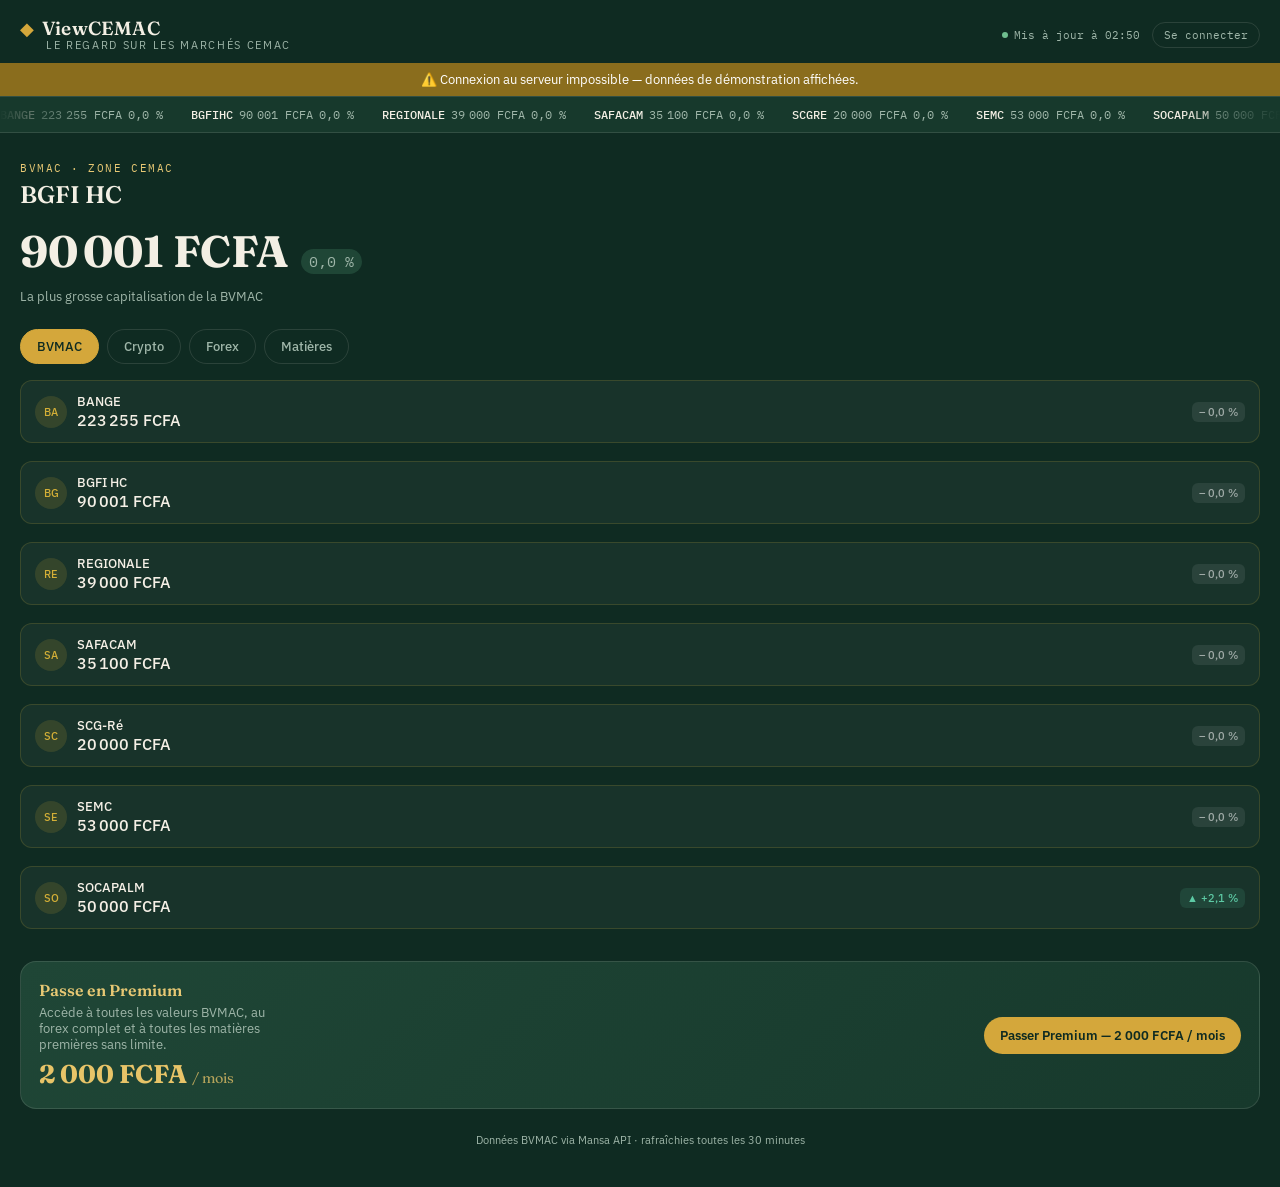
<file: index.html>
<!DOCTYPE html>
<html lang="fr">
<head>
  <meta charset="UTF-8" />
  <meta name="viewport" content="width=device-width, initial-scale=1, viewport-fit=cover" />
  <meta name="theme-color" content="#0F2B22" />
  <meta name="description" content="ViewCEMAC — Le regard sur les marchés CEMAC. Suivi des marchés BVMAC, crypto, forex et matières premières pour la zone CEMAC." />

  <title>ViewCEMAC — Le regard sur les marchés CEMAC</title>

  <link rel="manifest" href="manifest.json" />
  <!-- ✅ CORRECTION : les fichiers réels s'appellent viewcemac-icon-*.png -->
  <link rel="apple-touch-icon" href="icons/viewcemac-icon-192.png" />
  <link rel="icon" href="icons/viewcemac-icon-192.png" />

  <link rel="preconnect" href="https://fonts.googleapis.com" />
  <link rel="preconnect" href="https://fonts.gstatic.com" crossorigin />
  <link href="https://fonts.googleapis.com/css2?family=Fraunces:opsz,wght@9..144,400;9..144,600;9..144,700&family=IBM+Plex+Sans:wght@400;500;600&family=IBM+Plex+Mono:wght@400;500&display=swap" rel="stylesheet" />

  <link rel="stylesheet" href="styles.css" />
</head>
<body>

  <header class="app-header">
    <div class="brand">
      <div class="brand-row">
        <span class="brand-mark" aria-hidden="true">◆</span>
        <span class="brand-name">ViewCEMAC</span>
      </div>
      <span class="brand-slogan">Le regard sur les marchés CEMAC</span>
    </div>
    <div class="header-right">
      <div class="freshness" id="freshness">
        <span class="dot" aria-hidden="true"></span>
        <span id="freshness-text">Mise à jour…</span>
      </div>
      <button class="account-link" id="account-link">Compte</button>
    </div>
  </header>

  <section class="pulse-strip" aria-label="Le pouls CEMAC — défilement des valeurs">
    <div class="pulse-track" id="pulse-track">
      <!-- rempli par app.js -->
    </div>
  </section>

  <main>

    <section class="hero" id="hero">
      <p class="hero-eyebrow">BVMAC · Zone CEMAC</p>
      <h1 class="hero-name" id="hero-name">BGFI Holding Corporation</h1>
      <div class="hero-figures">
        <span class="hero-price" id="hero-price">— FCFA</span>
        <span class="hero-change" id="hero-change">—</span>
      </div>
      <p class="hero-note">La plus grosse capitalisation de la BVMAC</p>
    </section>

    <nav class="tabs" aria-label="Catégories de marchés">
      <button class="tab is-active" data-market="bvmac">BVMAC</button>
      <button class="tab" data-market="crypto">Crypto</button>
      <button class="tab" data-market="forex">Forex</button>
      <button class="tab" data-market="matieres">Matières</button>
    </nav>

    <section class="list" id="list" aria-live="polite">
      <!-- rempli par app.js -->
    </section>

    <section class="premium-card">
      <div>
        <p class="premium-title">Passe en Premium</p>
        <p class="premium-copy">Accède à toutes les valeurs BVMAC, au forex complet et à toutes les matières premières sans limite.</p>
      <p class="premium-price">2 000 FCFA <span>/ mois</span></p>
      </div>
      <button class="premium-cta">Passer Premium</button>
    </section>

  </main>

  <footer class="app-footer">
    <p>Données BVMAC via Mansa API · rafraîchies toutes les 30 minutes</p>
  </footer>

  <script src="app.js"></script>
</body>
</html>
</file>
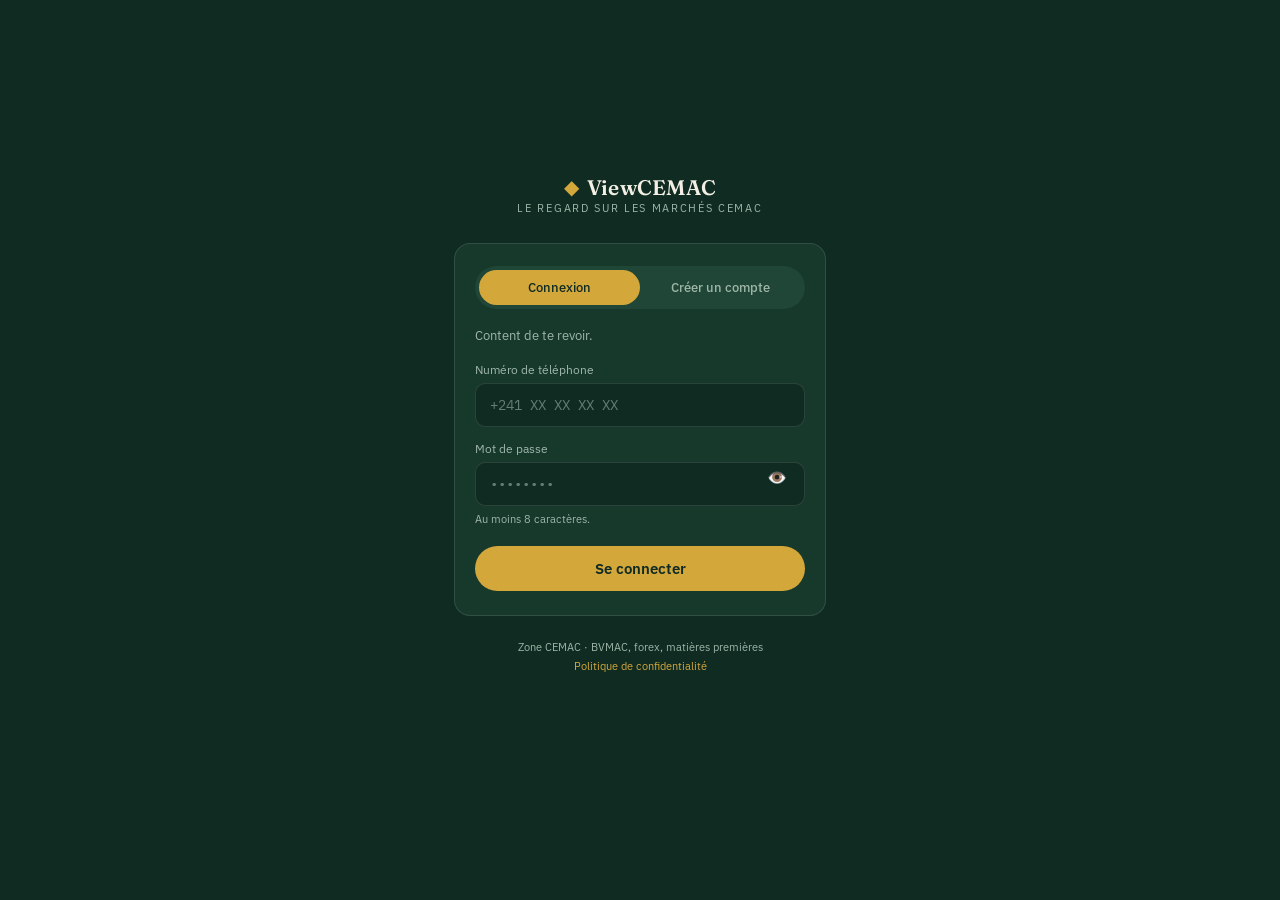
<file: auth.html>
<!DOCTYPE html>
<html lang="fr">
<head>
  <meta charset="UTF-8" />
  <meta name="viewport" content="width=device-width, initial-scale=1, viewport-fit=cover" />
  <meta name="theme-color" content="#0F2B22" />

  <title>ViewCEMAC — Connexion</title>

  <link rel="manifest" href="manifest.json" />
  <!-- ✅ CORRECTION : chemins d'icônes réels -->
  <link rel="apple-touch-icon" href="icons/viewcemac-icon-192.png" />
  <link rel="icon" href="icons/viewcemac-icon-192.png" />

  <link rel="preconnect" href="https://fonts.googleapis.com" />
  <link rel="preconnect" href="https://fonts.gstatic.com" crossorigin />
  <link href="https://fonts.googleapis.com/css2?family=Fraunces:opsz,wght@9..144,400;9..144,600;9..144,700&family=IBM+Plex+Sans:wght@400;500;600&family=IBM+Plex+Mono:wght@400;500&display=swap" rel="stylesheet" />

  <link rel="stylesheet" href="styles.css" />
</head>
<body class="auth-body">

  <main class="auth-main">

    <div class="auth-brand">
      <div class="brand-row">
        <span class="brand-mark" aria-hidden="true">◆</span>
        <!-- ✅ CORRECTION : branding cohérent ViewCEMAC -->
        <span class="brand-name">ViewCEMAC</span>
      </div>
      <span class="brand-slogan">Le regard sur les marchés CEMAC</span>
    </div>

    <div class="auth-card">

      <nav class="auth-tabs" aria-label="Connexion ou inscription">
        <button class="auth-tab is-active" data-mode="connexion">Connexion</button>
        <button class="auth-tab" data-mode="inscription">Créer un compte</button>
      </nav>

      <p class="auth-subtitle" id="auth-subtitle">Content de te revoir.</p>

      <form id="auth-form" class="auth-form">
        <label class="auth-label" for="phone">Numéro de téléphone</label>
        <input
          class="auth-input"
          type="tel"
          id="phone"
          name="phone"
          placeholder="+241 XX XX XX XX"
          autocomplete="tel"
          required
        />

        <label class="auth-label" for="password">Mot de passe</label>
        <input
          class="auth-input"
          type="password"
          id="password"
          name="password"
          placeholder="••••••••"
          autocomplete="current-password"
          minlength="8"
          required
        />

        <!-- ✅ CORRECTION : auth.js exige 8 caractères, le HTML était à 6 -->
        <p class="auth-hint" id="auth-hint">Au moins 8 caractères.</p>

        <div class="auth-error" id="auth-error" role="alert"></div>

        <button type="submit" class="auth-submit" id="auth-submit">Se connecter</button>
      </form>

    </div>

    <p class="auth-footnote">
      Zone CEMAC · BVMAC, forex, matières premières<br />
      <a href="/privacy.html" class="auth-privacy-link" target="_blank" rel="noopener">Politique de confidentialité</a>
    </p>

  </main>

  <script src="auth.js"></script>
</body>
</html>
</file>
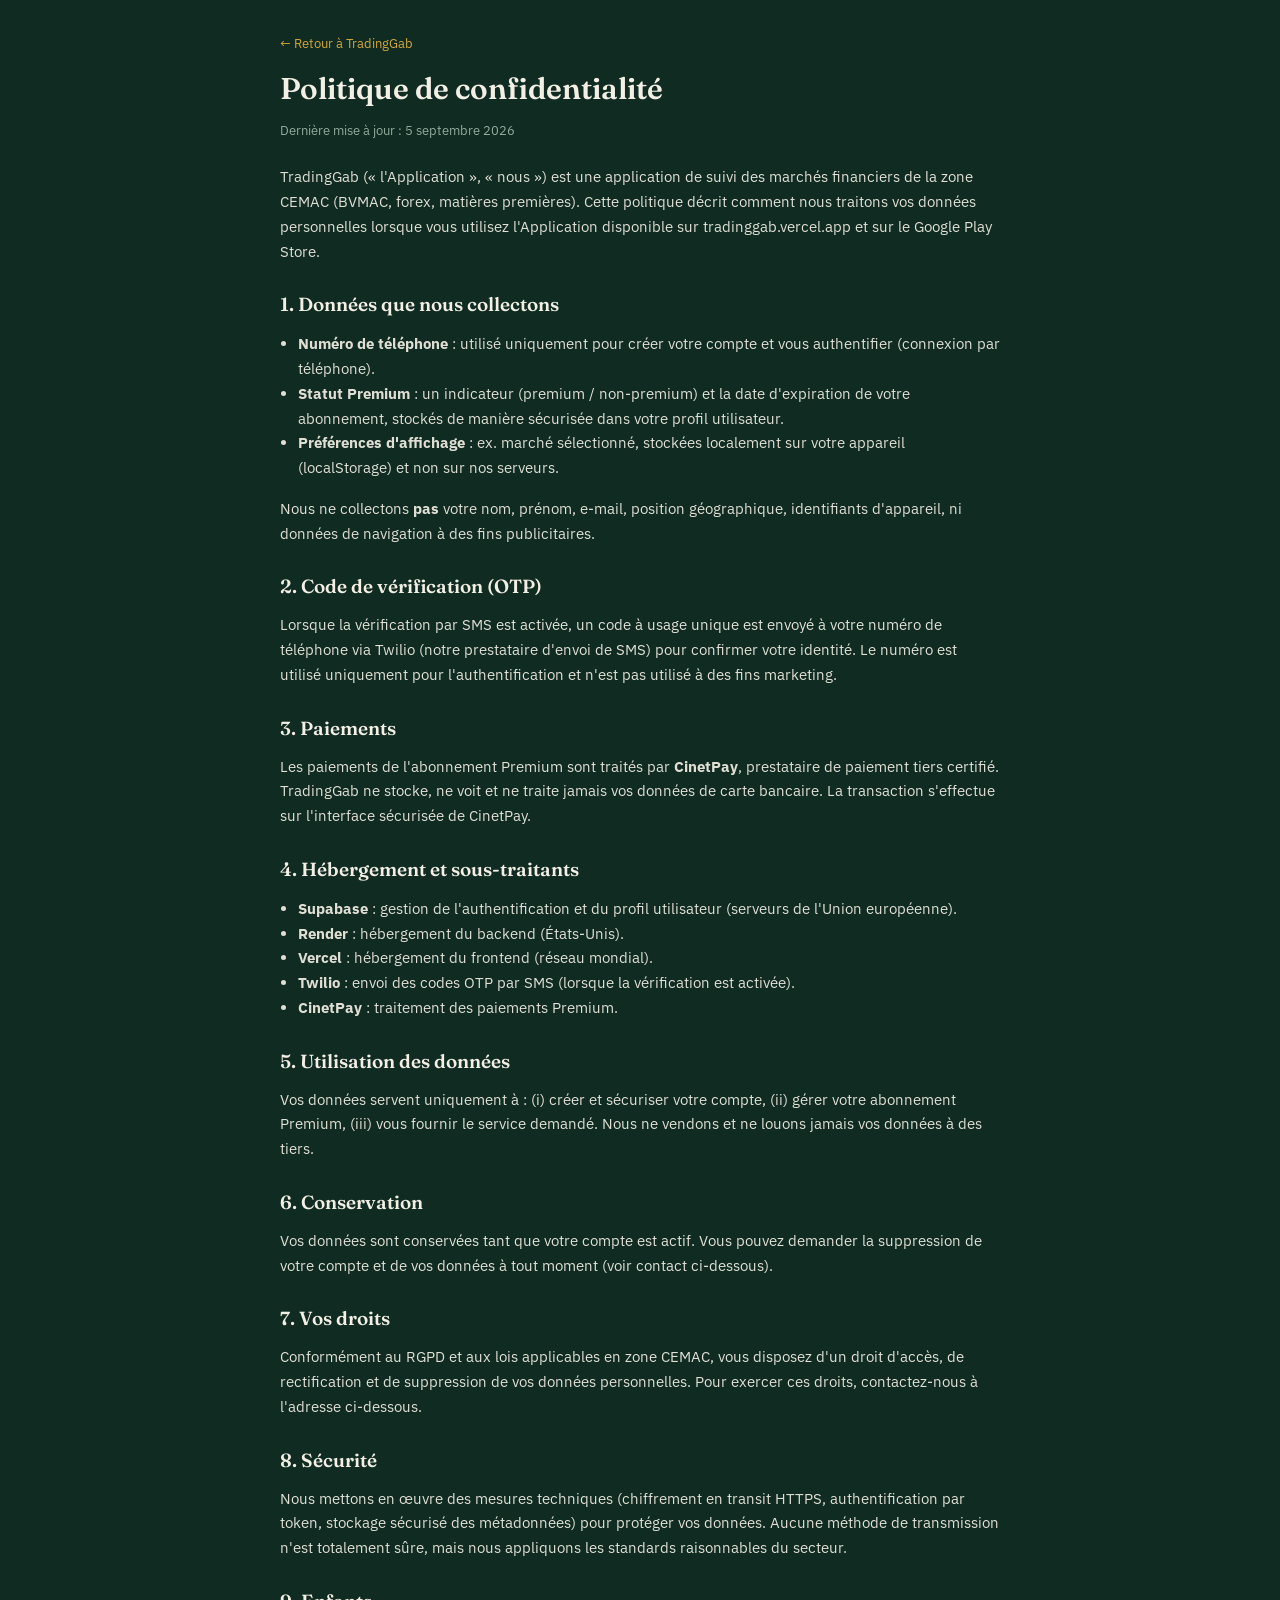
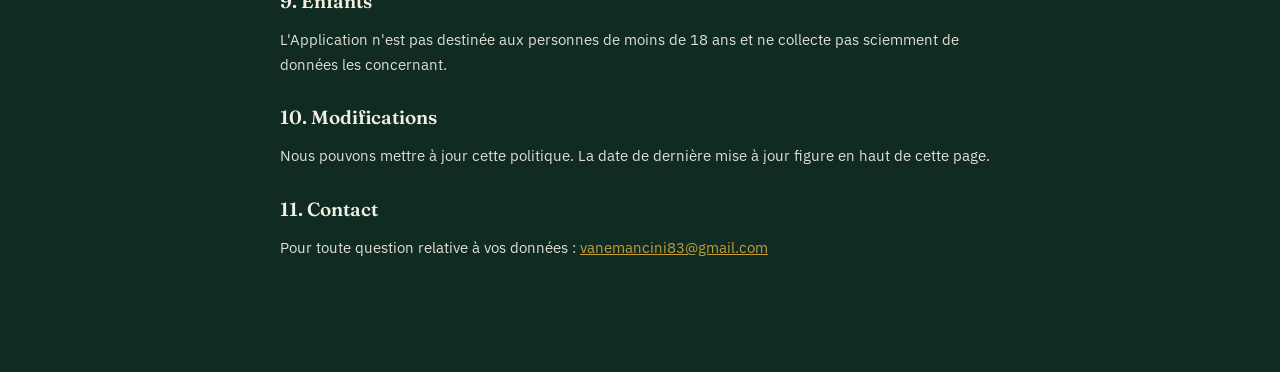
<file: privacy.html>
<!DOCTYPE html>
<html lang="fr">
<head>
  <meta charset="UTF-8" />
  <meta name="viewport" content="width=device-width, initial-scale=1" />
  <meta name="theme-color" content="#0F2B22" />
  <meta name="description" content="Politique de confidentialité de TradingGab — Le regard sur les marchés CEMAC." />
  <title>Politique de confidentialité — TradingGab</title>
  <link rel="preconnect" href="https://fonts.googleapis.com" />
  <link rel="preconnect" href="https://fonts.gstatic.com" crossorigin />
  <link href="https://fonts.googleapis.com/css2?family=Fraunces:opsz,wght@9..144,400;9..144,600;9..144,700&family=IBM+Plex+Sans:wght@400;500;600&display=swap" rel="stylesheet" />
  <link rel="stylesheet" href="styles.css" />
  <style>
    .legal-wrap { max-width: 760px; margin: 0 auto; padding: 32px 20px 64px; }
    .legal-wrap h1 { font-family: var(--font-display); font-size: 30px; font-weight: 600; color: var(--paper); margin: 0 0 4px; }
    .legal-wrap .updated { font-size: 13px; color: var(--muted); margin-bottom: 24px; }
    .legal-wrap h2 { font-family: var(--font-display); font-size: 19px; font-weight: 600; color: var(--paper); margin: 28px 0 8px; }
    .legal-wrap p, .legal-wrap li { font-size: 15px; line-height: 1.65; color: var(--paper); opacity: 0.92; }
    .legal-wrap ul { padding-left: 18px; }
    .legal-wrap a { color: var(--gold); }
    .back-link { display: inline-block; margin-bottom: 18px; font-size: 13px; color: var(--muted); text-decoration: none; }
    .back-link:hover { color: var(--gold); }
  </style>
</head>
<body>
  <main class="legal-wrap">
    <a class="back-link" href="/">← Retour à TradingGab</a>
    <h1>Politique de confidentialité</h1>
    <p class="updated">Dernière mise à jour : 5 septembre 2026</p>

    <p>TradingGab (« l'Application », « nous ») est une application de suivi des marchés financiers de la zone CEMAC (BVMAC, forex, matières premières). Cette politique décrit comment nous traitons vos données personnelles lorsque vous utilisez l'Application disponible sur tradinggab.vercel.app et sur le Google Play Store.</p>

    <h2>1. Données que nous collectons</h2>
    <ul>
      <li><strong>Numéro de téléphone</strong> : utilisé uniquement pour créer votre compte et vous authentifier (connexion par téléphone).</li>
      <li><strong>Statut Premium</strong> : un indicateur (premium / non-premium) et la date d'expiration de votre abonnement, stockés de manière sécurisée dans votre profil utilisateur.</li>
      <li><strong>Préférences d'affichage</strong> : ex. marché sélectionné, stockées localement sur votre appareil (localStorage) et non sur nos serveurs.</li>
    </ul>
    <p>Nous ne collectons <strong>pas</strong> votre nom, prénom, e-mail, position géographique, identifiants d'appareil, ni données de navigation à des fins publicitaires.</p>

    <h2>2. Code de vérification (OTP)</h2>
    <p>Lorsque la vérification par SMS est activée, un code à usage unique est envoyé à votre numéro de téléphone via Twilio (notre prestataire d'envoi de SMS) pour confirmer votre identité. Le numéro est utilisé uniquement pour l'authentification et n'est pas utilisé à des fins marketing.</p>

    <h2>3. Paiements</h2>
    <p>Les paiements de l'abonnement Premium sont traités par <strong>CinetPay</strong>, prestataire de paiement tiers certifié. TradingGab ne stocke, ne voit et ne traite jamais vos données de carte bancaire. La transaction s'effectue sur l'interface sécurisée de CinetPay.</p>

    <h2>4. Hébergement et sous-traitants</h2>
    <ul>
      <li><strong>Supabase</strong> : gestion de l'authentification et du profil utilisateur (serveurs de l'Union européenne).</li>
      <li><strong>Render</strong> : hébergement du backend (États-Unis).</li>
      <li><strong>Vercel</strong> : hébergement du frontend (réseau mondial).</li>
      <li><strong>Twilio</strong> : envoi des codes OTP par SMS (lorsque la vérification est activée).</li>
      <li><strong>CinetPay</strong> : traitement des paiements Premium.</li>
    </ul>

    <h2>5. Utilisation des données</h2>
    <p>Vos données servent uniquement à : (i) créer et sécuriser votre compte, (ii) gérer votre abonnement Premium, (iii) vous fournir le service demandé. Nous ne vendons et ne louons jamais vos données à des tiers.</p>

    <h2>6. Conservation</h2>
    <p>Vos données sont conservées tant que votre compte est actif. Vous pouvez demander la suppression de votre compte et de vos données à tout moment (voir contact ci-dessous).</p>

    <h2>7. Vos droits</h2>
    <p>Conformément au RGPD et aux lois applicables en zone CEMAC, vous disposez d'un droit d'accès, de rectification et de suppression de vos données personnelles. Pour exercer ces droits, contactez-nous à l'adresse ci-dessous.</p>

    <h2>8. Sécurité</h2>
    <p>Nous mettons en œuvre des mesures techniques (chiffrement en transit HTTPS, authentification par token, stockage sécurisé des métadonnées) pour protéger vos données. Aucune méthode de transmission n'est totalement sûre, mais nous appliquons les standards raisonnables du secteur.</p>

    <h2>9. Enfants</h2>
    <p>L'Application n'est pas destinée aux personnes de moins de 18 ans et ne collecte pas sciemment de données les concernant.</p>

    <h2>10. Modifications</h2>
    <p>Nous pouvons mettre à jour cette politique. La date de dernière mise à jour figure en haut de cette page.</p>

    <h2>11. Contact</h2>
    <p>Pour toute question relative à vos données : <a href="mailto:vanemancini83@gmail.com">vanemancini83@gmail.com</a></p>
  </main>
</body>
</html>
</file>
<file: styles.css>
/* ---------- Tokens ---------- */
:root {
  --ink: #0F2B22;
  --surface: #17392C;
  --surface-alt: #1F4636;
  --gold: #D4A73B;
  --gold-soft: #E7C874;
  --paper: #F3EFE4;
  --muted: #9FB6A9;
  --positive: #6FBE8F;
  --negative: #E07856;
  --divider: rgba(243, 239, 228, 0.12);

  --font-display: "Fraunces", Georgia, serif;
  --font-body: "IBM Plex Sans", -apple-system, sans-serif;
  --font-mono: "IBM Plex Mono", monospace;

  --radius: 16px;
}

* { box-sizing: border-box; }

html, body {
  margin: 0;
  padding: 0;
  background: var(--ink);
  color: var(--paper);
  font-family: var(--font-body);
  -webkit-font-smoothing: antialiased;
}

body {
  padding-bottom: 32px;
}

button {
  font-family: inherit;
}

/* ---------- Header ---------- */
.app-header {
  display: flex;
  align-items: center;
  justify-content: space-between;
  padding: 18px 20px 12px;
}

.brand {
  display: flex;
  flex-direction: column;
  align-items: flex-start;
  gap: 1px;
  line-height: 1.1;
}

.brand-mark {
  color: var(--gold);
  font-size: 18px;
}

.brand-row {
  display: flex;
  align-items: center;
  gap: 8px;
}

.brand-name {
  font-family: var(--font-display);
  font-weight: 600;
  font-size: 19px;
  letter-spacing: 0.01em;
}

.brand-slogan {
  font-family: var(--font-sans);
  font-size: 10.5px;
  letter-spacing: 0.16em;
  text-transform: uppercase;
  color: var(--muted, #8a9a93);
  margin-left: 26px;
}

.freshness {
  display: flex;
  align-items: center;
  gap: 6px;
  font-family: var(--font-mono);
  font-size: 11px;
  color: var(--muted);
}

.header-right {
  display: flex;
  align-items: center;
  gap: 12px;
}

.account-link {
  border: 1px solid var(--divider);
  background: transparent;
  color: var(--muted);
  font-family: var(--font-mono);
  font-size: 11px;
  padding: 5px 11px;
  border-radius: 999px;
  cursor: pointer;
}

.dot {
  width: 6px;
  height: 6px;
  border-radius: 50%;
  background: var(--positive);
  animation: pulse-dot 2.4s ease-in-out infinite;
}

@keyframes pulse-dot {
  0%, 100% { opacity: 1; transform: scale(1); }
  50% { opacity: 0.4; transform: scale(0.75); }
}

/* ---------- Signature: pulse strip ---------- */
.pulse-strip {
  overflow: hidden;
  border-top: 1px solid var(--divider);
  border-bottom: 1px solid var(--divider);
  background: var(--surface);
  padding: 10px 0;
  position: relative;
}

.pulse-strip::after {
  content: "";
  position: absolute;
  inset: 0;
  background: linear-gradient(90deg, var(--surface) 0%, transparent 8%, transparent 92%, var(--surface) 100%);
  pointer-events: none;
}

.pulse-track {
  display: flex;
  gap: 28px;
  width: max-content;
  animation: scroll-left 28s linear infinite;
  font-family: var(--font-mono);
  font-size: 12px;
  white-space: nowrap;
}

.pulse-item {
  display: flex;
  align-items: center;
  gap: 6px;
  color: var(--muted);
}

.pulse-item .ticker {
  color: var(--paper);
  font-weight: 500;
}

.pulse-item .up { color: var(--positive); }
.pulse-item .down { color: var(--negative); }
.pulse-item .flat { color: var(--muted); }

@keyframes scroll-left {
  from { transform: translateX(0); }
  to { transform: translateX(-50%); }
}

@media (prefers-reduced-motion: reduce) {
  .pulse-track { animation: none; }
  .dot { animation: none; }
}

/* ---------- Hero ---------- */
.hero {
  padding: 28px 20px 20px;
}

.hero-eyebrow {
  margin: 0 0 6px;
  font-family: var(--font-mono);
  font-size: 11px;
  letter-spacing: 0.14em;
  text-transform: uppercase;
  color: var(--gold-soft);
}

.hero-name {
  margin: 0 0 14px;
  font-family: var(--font-display);
  font-weight: 600;
  font-size: 24px;
  line-height: 1.2;
  color: var(--paper);
}

.hero-figures {
  display: flex;
  align-items: baseline;
  gap: 12px;
}

.hero-price {
  font-family: var(--font-display);
  font-weight: 700;
  font-size: 44px;
  color: var(--paper);
  font-variant-numeric: tabular-nums;
}

.hero-change {
  font-family: var(--font-mono);
  font-size: 15px;
  padding: 3px 8px;
  border-radius: 999px;
  background: var(--surface-alt);
  color: var(--muted);
}

.hero-change.up { color: var(--positive); }
.hero-change.down { color: var(--negative); }

.hero-note {
  margin: 10px 0 0;
  font-size: 13px;
  color: var(--muted);
}

/* ---------- Tabs ---------- */
.tabs {
  display: flex;
  gap: 8px;
  padding: 4px 20px 16px;
  overflow-x: auto;
}

.tab {
  flex: none;
  padding: 8px 16px;
  border-radius: 999px;
  border: 1px solid var(--divider);
  background: transparent;
  color: var(--muted);
  font-size: 13px;
  font-weight: 500;
  cursor: pointer;
  transition: background 0.15s ease, color 0.15s ease, border-color 0.15s ease;
}

.tab.is-active {
  background: var(--gold);
  border-color: var(--gold);
  color: var(--ink);
}

/* ---------- List ---------- */
.list {
  padding: 0 20px;
  display: flex;
  flex-direction: column;
  gap: 10px;
}

.row {
  display: flex;
  align-items: center;
  justify-content: space-between;
  padding: 14px 16px;
  background: var(--surface);
  border-radius: var(--radius);
  border: 1px solid var(--divider);
}

.row-left {
  display: flex;
  flex-direction: column;
  gap: 2px;
}

.row-ticker {
  font-family: var(--font-mono);
  font-size: 11px;
  color: var(--muted);
  letter-spacing: 0.04em;
}

.row-name {
  font-size: 15px;
  font-weight: 500;
  color: var(--paper);
}

.row-note {
  font-size: 11px;
  color: var(--muted);
}

.row-right {
  display: flex;
  flex-direction: column;
  align-items: flex-end;
  gap: 2px;
}

.row-price {
  font-family: var(--font-mono);
  font-size: 15px;
  font-variant-numeric: tabular-nums;
  color: var(--paper);
}

.row-change {
  font-family: var(--font-mono);
  font-size: 12px;
}

.row-change.up { color: var(--positive); }
.row-change.down { color: var(--negative); }
.row-change.flat { color: var(--muted); }

.empty-state {
  padding: 32px 16px;
  text-align: center;
  color: var(--muted);
  font-size: 14px;
}

/* ---------- Premium card ---------- */
.premium-card {
  margin: 24px 20px 0;
  padding: 18px;
  border-radius: var(--radius);
  background: linear-gradient(135deg, var(--surface-alt), var(--surface));
  border: 1px solid var(--divider);
  display: flex;
  align-items: center;
  justify-content: space-between;
  gap: 14px;
}

.premium-title {
  margin: 0 0 4px;
  font-family: var(--font-display);
  font-weight: 600;
  font-size: 16px;
  color: var(--gold-soft);
}

.premium-copy {
  margin: 0;
  font-size: 12.5px;
  color: var(--muted);
  max-width: 32ch;
}

.premium-cta {
  flex: none;
  padding: 10px 16px;
  border-radius: 999px;
  border: none;
  background: var(--gold);
  color: var(--ink);
  font-weight: 600;
  font-size: 13px;
  cursor: pointer;
}

/* ---------- Locked CTA (gating Premium) ---------- */
.locked-cta {
  width: 100%;
  margin-top: 10px;
  padding: 14px 16px;
  border-radius: var(--radius);
  border: 1px dashed var(--divider);
  background: var(--surface-alt);
  color: var(--gold-soft);
  display: flex;
  align-items: center;
  justify-content: space-between;
  gap: 10px;
  cursor: pointer;
  font-size: 13px;
  font-weight: 500;
}

.locked-cta:hover {
  border-color: var(--gold);
  background: var(--surface);
}

.locked-cta-count {
  color: var(--muted);
}

.locked-cta-action {
  color: var(--gold);
  font-weight: 600;
}

/* ---------- Footer ---------- */
.app-footer {
  padding: 24px 20px 8px;
  text-align: center;
}

.app-footer p {
  margin: 0;
  font-size: 11px;
  color: var(--muted);
}

/* ---------- Focus visibility ---------- */
:focus-visible {
  outline: 2px solid var(--gold-soft);
  outline-offset: 2px;
}

/* ---------- Auth screen (connexion / inscription) ---------- */
.auth-body {
  min-height: 100vh;
  display: flex;
  align-items: center;
  justify-content: center;
}

.auth-main {
  width: 100%;
  max-width: 420px;
  padding: 32px 24px 40px;
  display: flex;
  flex-direction: column;
  align-items: center;
}

.auth-brand {
  display: flex;
  flex-direction: column;
  align-items: center;
  gap: 1px;
  margin-bottom: 28px;
}

.auth-brand .brand-mark {
  color: var(--gold);
  font-size: 20px;
}

.auth-brand .brand-name {
  font-family: var(--font-display);
  font-weight: 600;
  font-size: 21px;
  color: var(--paper);
}

.auth-brand .brand-slogan {
  margin-left: 0;
}

.auth-card {
  width: 100%;
  background: var(--surface);
  border: 1px solid var(--divider);
  border-radius: var(--radius);
  padding: 22px 20px 24px;
}

.auth-tabs {
  display: flex;
  background: var(--surface-alt);
  border-radius: 999px;
  padding: 4px;
  margin-bottom: 18px;
}

.auth-tab {
  flex: 1;
  padding: 9px 10px;
  border: none;
  border-radius: 999px;
  background: transparent;
  color: var(--muted);
  font-size: 13px;
  font-weight: 500;
  cursor: pointer;
  transition: background 0.15s ease, color 0.15s ease;
}

.auth-tab.is-active {
  background: var(--gold);
  color: var(--ink);
}

.auth-subtitle {
  margin: 0 0 18px;
  font-size: 13px;
  color: var(--muted);
}

.auth-form {
  display: flex;
  flex-direction: column;
}

.auth-label {
  font-size: 12px;
  color: var(--muted);
  margin-bottom: 6px;
  margin-top: 14px;
}

.auth-label:first-of-type {
  margin-top: 0;
}

.auth-input {
  background: var(--ink);
  border: 1px solid var(--divider);
  border-radius: 10px;
  padding: 12px 14px;
  color: var(--paper);
  font-family: var(--font-mono);
  font-size: 14px;
}

.auth-input::placeholder {
  color: var(--muted);
  opacity: 0.6;
}

.auth-input:focus {
  border-color: var(--gold-soft);
}

.auth-hint {
  margin: 6px 0 0;
  font-size: 11px;
  color: var(--muted);
}

.auth-error {
  margin-top: 12px;
  padding: 10px 12px;
  border-radius: 8px;
  background: rgba(224, 120, 86, 0.12);
  color: var(--negative);
  font-size: 12.5px;
  display: none;
}

.auth-error.is-visible {
  display: block;
}

.auth-submit {
  margin-top: 20px;
  padding: 13px;
  border: none;
  border-radius: 999px;
  background: var(--gold);
  color: var(--ink);
  font-weight: 600;
  font-size: 14.5px;
  cursor: pointer;
}

.auth-submit:disabled {
  opacity: 0.6;
  cursor: default;
}

.auth-footnote {
  margin-top: 22px;
  font-size: 11px;
  color: var(--muted);
  text-align: center;
  line-height: 1.7;
}

.auth-privacy-link {
  color: var(--gold);
  text-decoration: none;
}

.auth-privacy-link:hover {
  text-decoration: underline;
}
/* ==== Nouvelle carte valeur (BANGE, BGFI HC, etc.) ==== */

.asset-card {
  background: rgba(255, 255, 255, 0.04);
  border: 0.5px solid rgba(212, 175, 55, 0.18);
  border-radius: 12px;
  padding: 12px 14px;
  margin-bottom: 8px;
}

.asset-card__row {
  display: flex;
  align-items: center;
  gap: 10px;
}

/* Avatar avec initiales du ticker */
.asset-card__avatar {
  width: 32px;
  height: 32px;
  border-radius: 50%;
  background: rgba(212, 175, 55, 0.15);
  display: flex;
  align-items: center;
  justify-content: center;
  font-size: 11px;
  font-weight: 500;
  color: #D4AF37;
  flex-shrink: 0;
}

.asset-card__info {
  flex: 1;
  min-width: 0;
}

.asset-card__name {
  margin: 0;
  font-size: 13px;
  font-weight: 500;
  color: #F5F0E6;
}

.asset-card__price {
  margin: 0;
  font-size: 16px;
  font-weight: 500;
  color: #F5F0E6;
}

.asset-card__currency {
  font-size: 11px;
  font-weight: 400;
  color: rgba(255, 255, 255, 0.45);
}

/* Sparkline SVG */
.asset-card__sparkline {
  flex-shrink: 0;
}

/* Badge de variation */
.asset-card__badge {
  font-size: 11px;
  font-weight: 500;
  padding: 3px 7px;
  border-radius: 6px;
  flex-shrink: 0;
}

.asset-card__badge--up {
  color: #5DCAA5;
  background: rgba(93, 202, 165, 0.12);
}

.asset-card__badge--down {
  color: #E24B4A;
  background: rgba(226, 75, 74, 0.12);
}

.asset-card__badge--flat {
  color: rgba(255, 255, 255, 0.55);
  background: rgba(255, 255, 255, 0.08);
} /* Prix dans la carte Premium (ajouter à la fin de styles.css) */
.premium-price {
  font-family: 'Fraunces', serif;
  font-size: 1.6rem;
  font-weight: 700;
  color: #E8C468;
  margin: 6px 0 0;
}
.premium-price span {
  font-size: 0.9rem;
  font-weight: 400;
  opacity: 0.75;
}
</file>
